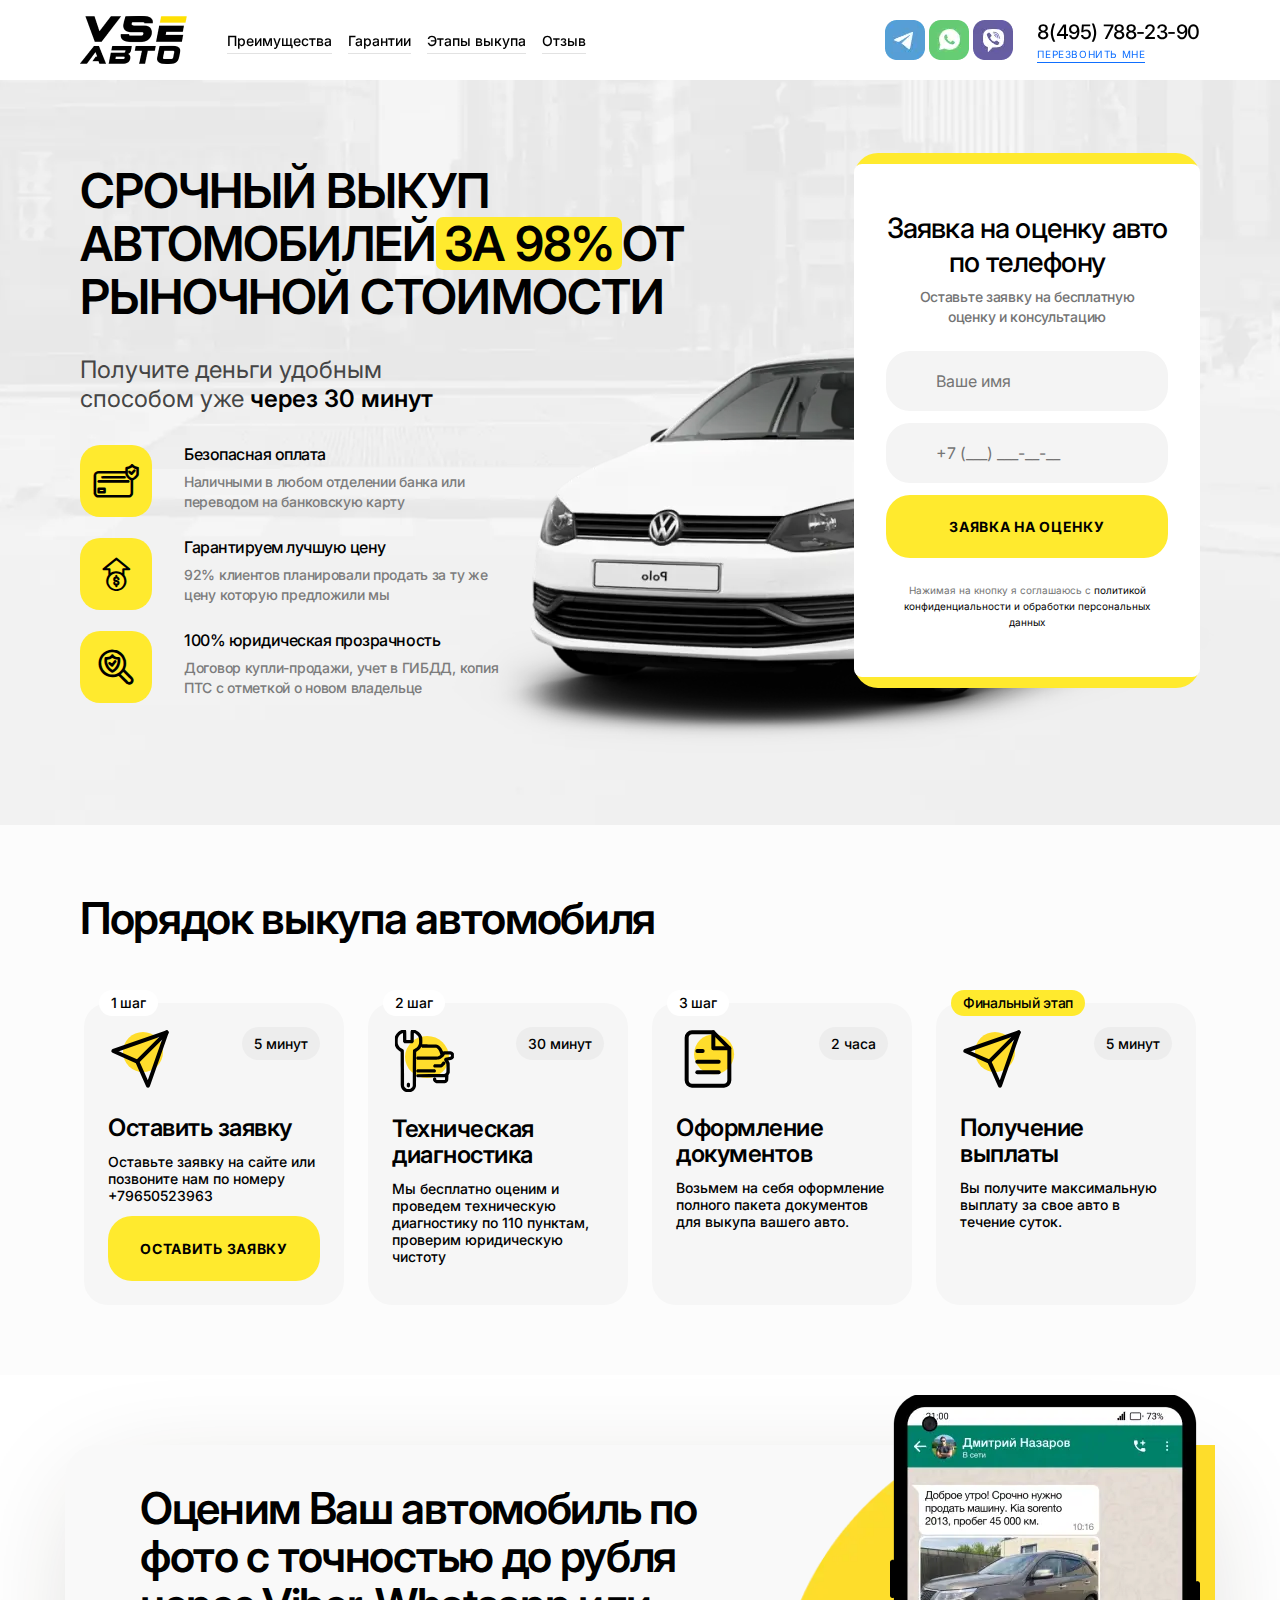
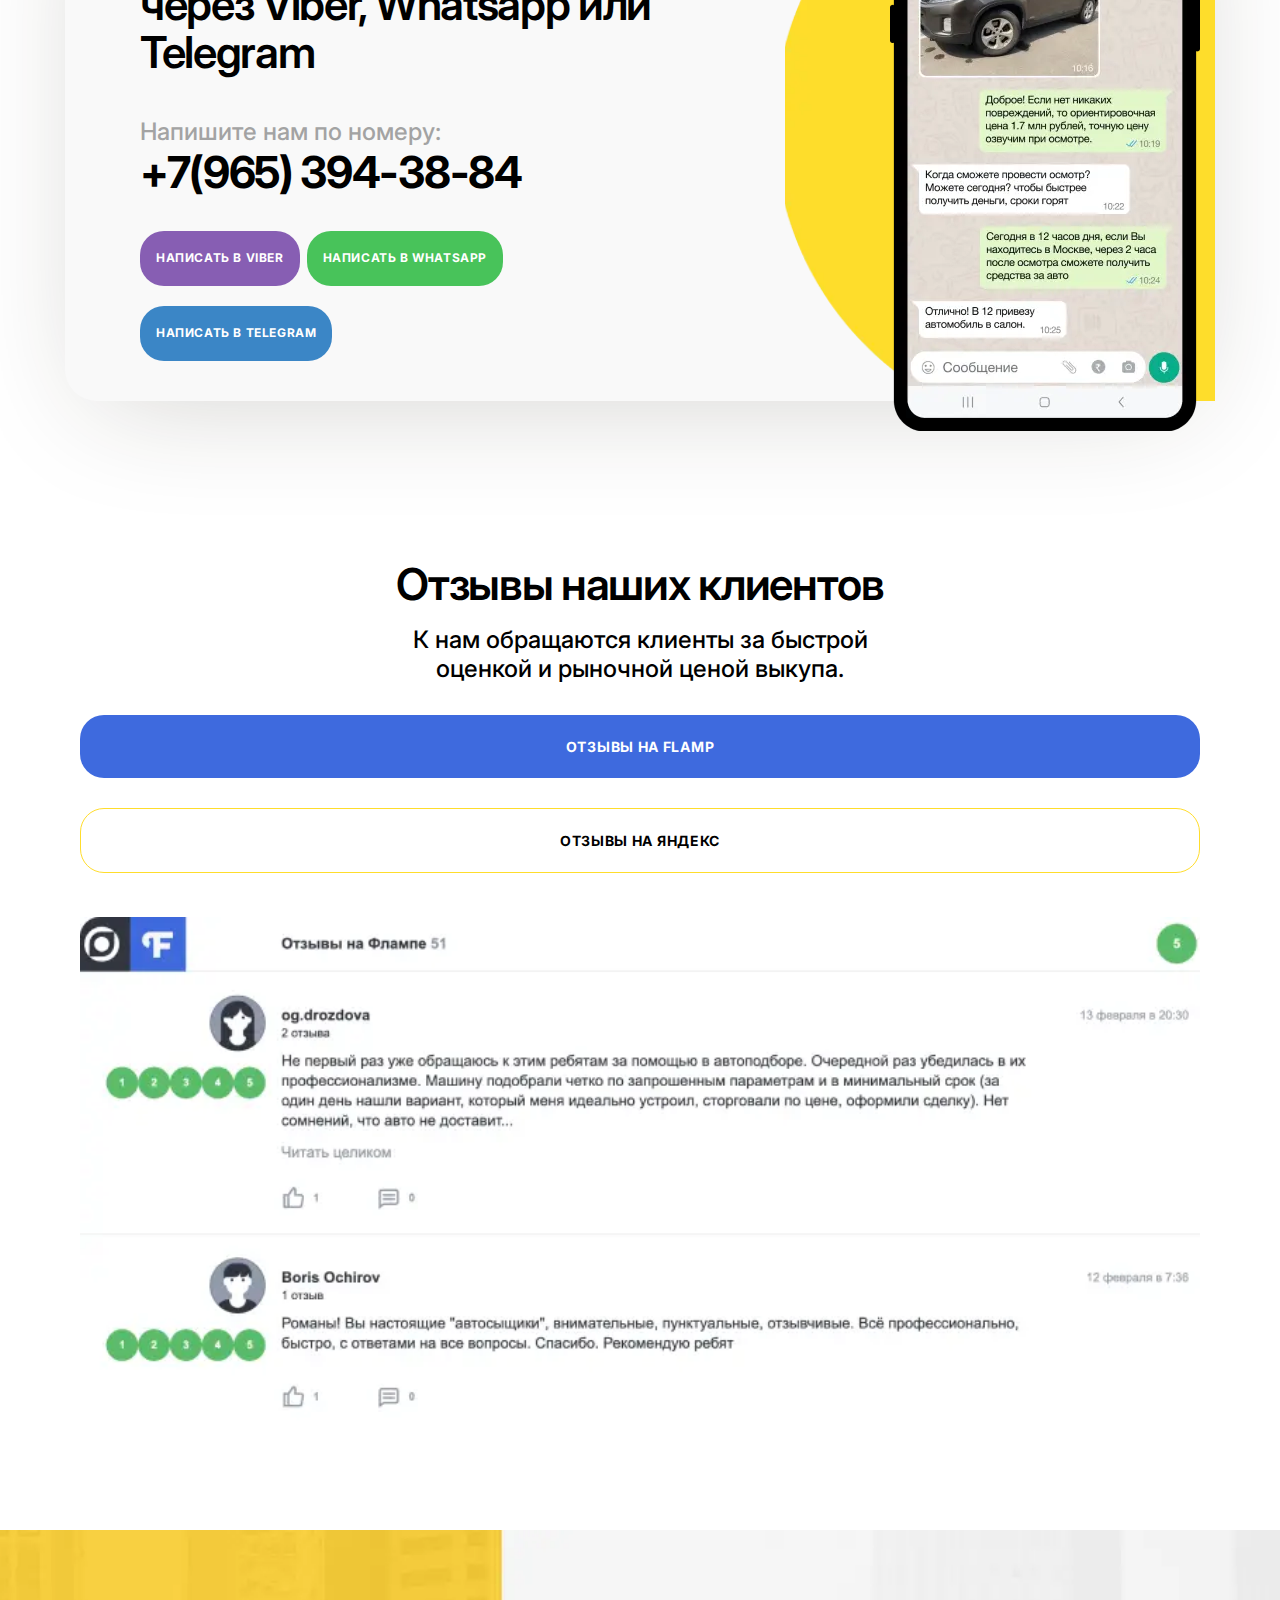
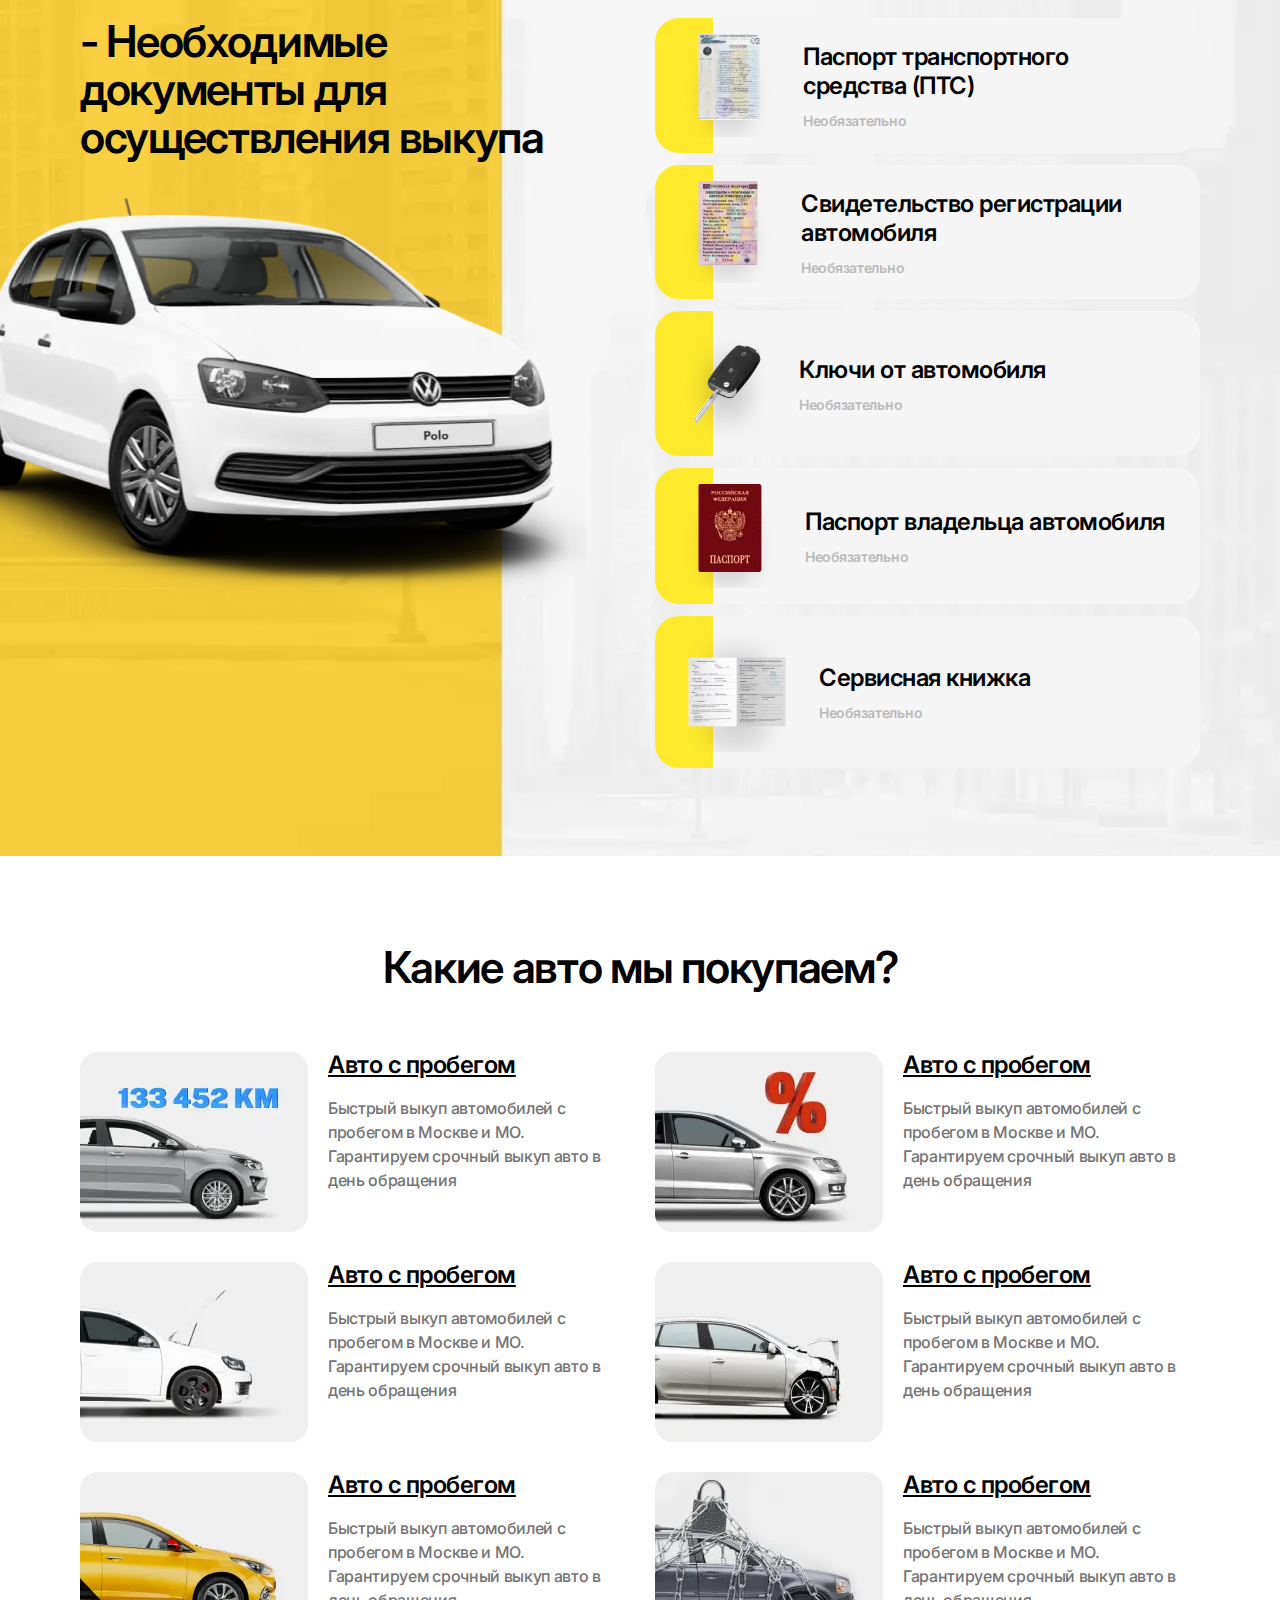
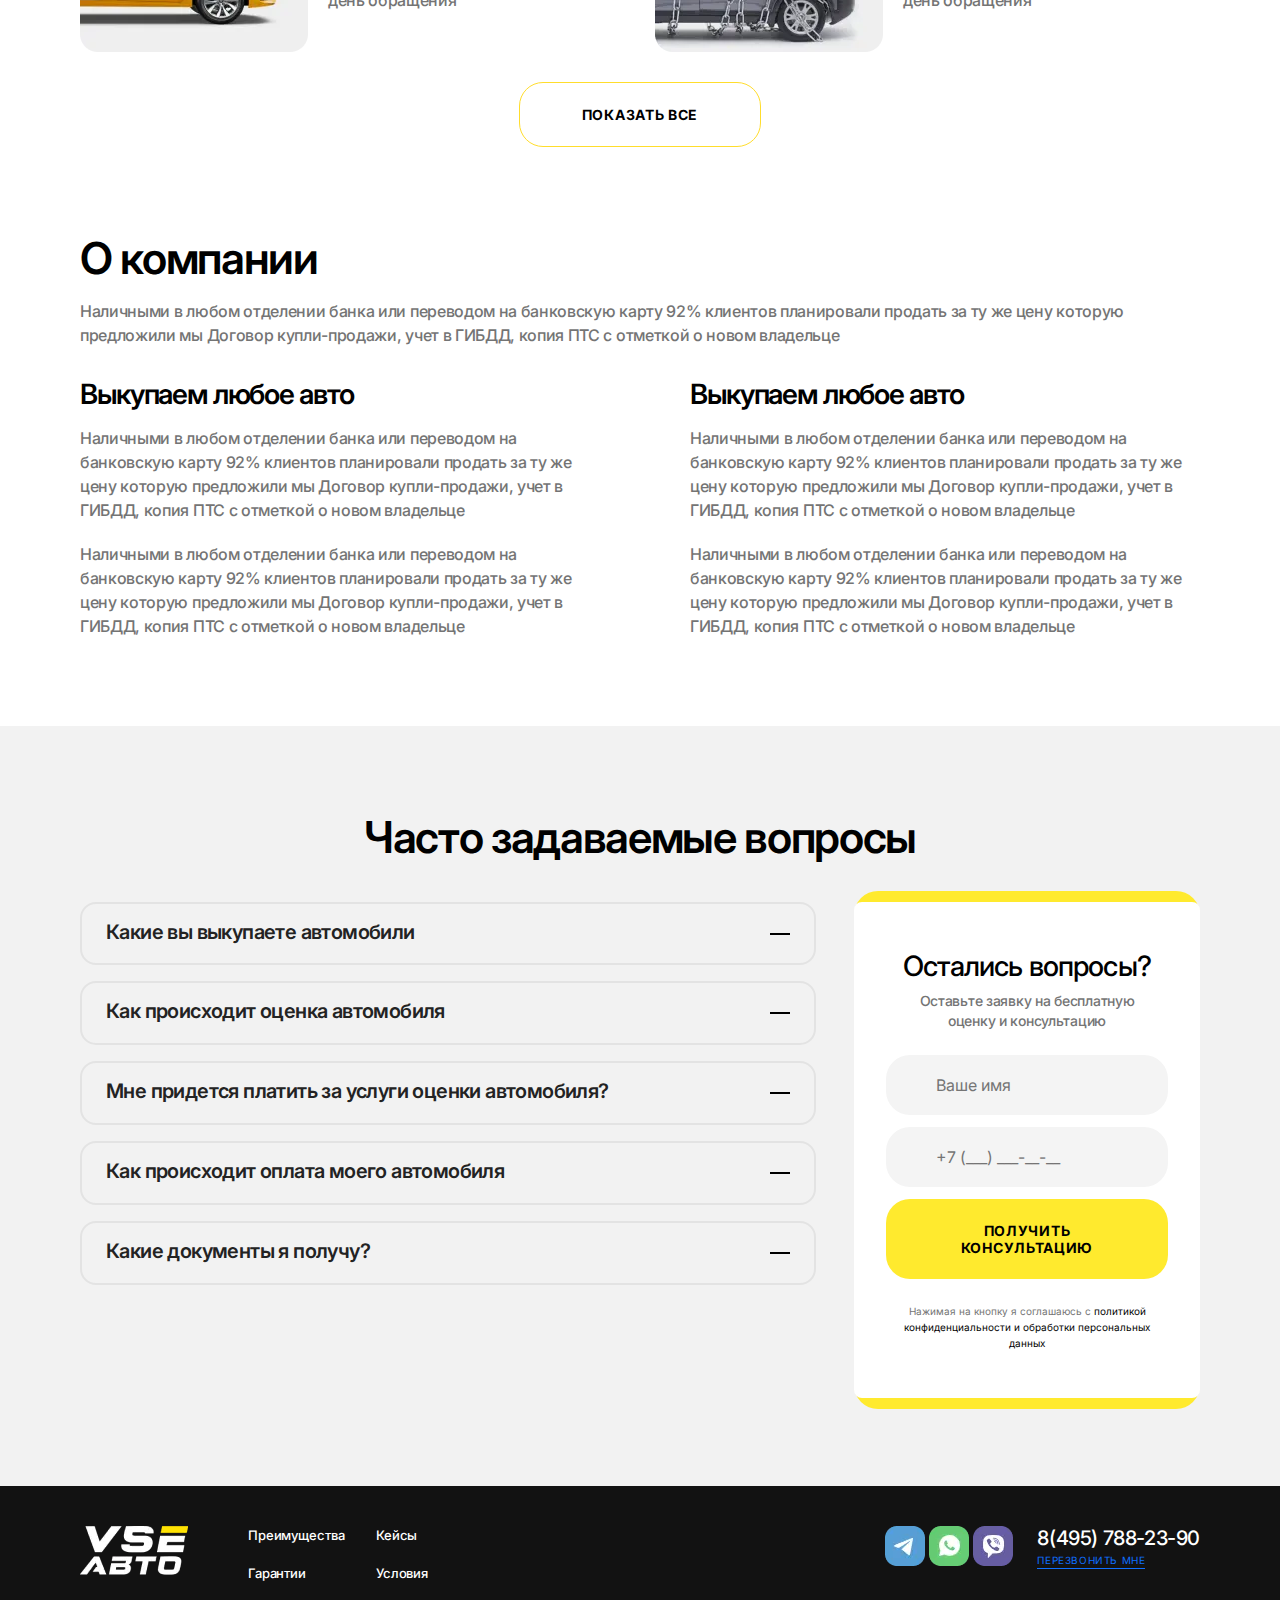
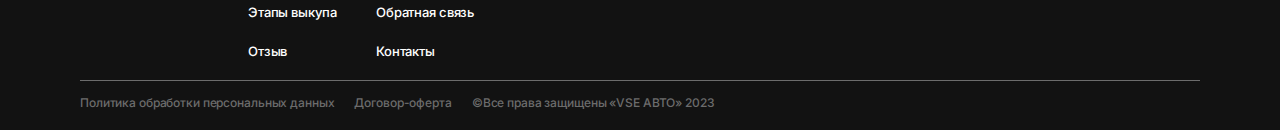
<file: docs/index.html>
<!DOCTYPE html>
<html lang="ru">

<head>
	<title>Главная</title>
	<meta charset="UTF-8">
	<meta name="format-detection" content="telephone=no">
	<!-- <style>body{opacity: 0;}</style> -->
	<link rel="stylesheet" href="css/style.min.css?_v=20230720222217">
	<link rel="shortcut icon" href="favicon.ico">
	<!-- <meta name="robots" content="noindex, nofollow"> -->
	<meta name="viewport" content="width=device-width, initial-scale=1.0">
</head>

<body>
	<div class="wrapper">
		<header class="header">
			<div class="header__container">
				<div class="header__column">
					<a href="index.html" class="header__logo">
						<picture><source srcset="img/header/logo.webp" type="image/webp"><img src="img/header/logo.png" alt="VSE авто" /></picture>
					</a>

					<div class="header__menu menu">
						<button type="button" class="menu__icon icon-menu"><span></span></button>
						<nav class="menu__body">
							<ul class="menu__list">
								<li class="menu__item">
									<a href="#!" class="menu__link">Преимущества</a>
								</li>
								<li class="menu__item"><a href="#!" class="menu__link">Гарантии</a></li>
								<li class="menu__item"><a href="#!" class="menu__link">Этапы выкупа</a></li>
								<li class="menu__item"><a href="#!" class="menu__link">Отзыв</a></li>
							</ul>
						</nav>
					</div>
				</div>

				<div class="header__contacts contacts-header">
					<div class="contacts-header__social">
						<a href="#!" class="contacts-header__link"><picture><source srcset="img/social/telegram.webp" type="image/webp"><img src="img/social/telegram.png" alt="telegram" /></picture></a>
						<a href="#!" class="contacts-header__link"><picture><source srcset="img/social/whatsapp.webp" type="image/webp"><img src="img/social/whatsapp.png" alt="whatsapp" /></picture></a>
						<a href="#!" class="contacts-header__link"><picture><source srcset="img/social/viber.webp" type="image/webp"><img src="img/social/viber.png" alt="viber" /></picture></a>
					</div>
					<div class="contacts-header__call contacts-call">
						<a href="tel:84957882390" class="contacts-call__phone">8(495) 788-23-90</a>
						<button data-popup="#popup" class="contacts-call__callback">ПЕРЕЗВОНИТЬ МНЕ</button>
					</div>
				</div>
			</div>
		</header>
		<div class="home">
			<div class="home__container">
				<div class="home__content content-home">
					<h1 class="content-home__title">СРОЧНЫЙ ВЫКУП АВТОМОБИЛЕЙ<span> ЗА 98% </span>ОТ РЫНОЧНОЙ СТОИМОСТИ</h1>
					<div class="content-home__text">Получите деньги удобным способом уже <span>через 30 минут</span></div>
					<div class="content-home__benefits benefits-home">
						<div class="benefits-home__item _icon-card">
							<div class="benefits-home__content">
								<h2 class="benefits-home__title">Безопасная оплата</h2>
								<div class="benefits-home__text">Наличными в любом отделении банка или переводом на банковскую карту</div>
							</div>
						</div>

						<div class="benefits-home__item _icon-best_price">
							<div class="benefits-home__content">
								<h2 class="benefits-home__title">Гарантируем лучшую цену</h2>
								<div class="benefits-home__text">92% клиентов планировали продать за ту же цену которую предложили мы</div>
							</div>
						</div>

						<div class="benefits-home__item _icon-security">
							<div class="benefits-home__content">
								<h2 class="benefits-home__title">100% юридическая прозрачность</h2>
								<div class="benefits-home__text">
									Договор купли-продажи, учет в ГИБДД, копия ПТС с отметкой о новом владельце
								</div>
							</div>
						</div>
					</div>
				</div>
				<div class="home__form form-home">
					<div class="form-home__inner">
						<h2 class="form-home__title">Заявка на оценку авто по телефону</h2>
						<div class="form-home__text">Оставьте заявку на бесплатную оценку и консультацию</div>
						<form class="form-home__form form">
							<label>
								<input autocomplete="off" type="text" name="form[]" data-error="Ошибка" placeholder="Ваше имя" class="form__input form__input-name" /></label>
							<label>
								<input autocomplete="off" type="tel" name="form[]" data-error="Ошибка" placeholder="+7 (___) ___-__-__" class="form__input form__input-phone" /></label>
							<button type="submit" class="button form__btn">ЗАЯВКА НА ОЦЕНКУ</button>
							<div class="form__text">
								Нажимая на кнопку я соглашаюсь с
								<a href="#!">политикой конфиденциальности и обработки персональных данных</a>
							</div>
						</form>
					</div>
				</div>
			</div>
		</div>


		<main class="page">
			<section class="page__order">
				<div class="order">
					<div class="order__container">
						<h2 class="order__title title">Порядок выкупа автомобиля</h2>

						<div class="order__items">
							<article class="order__item item-order">
								<div class="item-order__top">
									<img src="img/order/send.svg" alt="" />

									<div class="item-order__time">5 минут</div>
								</div>

								<h3 class="item-order__title">Оставить заявку</h3>

								<p class="item-order__text">Оставьте заявку на сайте или позвоните нам по номеру +79650523963</p>

								<button type="submit" class="button item-order__button">ОСТАВИТЬ ЗАЯВКУ</button>
							</article>

							<article class="order__item item-order">
								<div class="item-order__top">
									<img src="img/order/service.svg" alt="" />

									<div class="item-order__time">30 минут</div>
								</div>

								<h3 class="item-order__title">Техническая диагностика</h3>

								<p class="item-order__text">
									Мы бесплатно оценим и проведем техническую диагностику по 110 пунктам, проверим юридическую чистоту
								</p>
							</article>

							<article class="order__item item-order">
								<div class="item-order__top">
									<img src="img/order/docs.svg" alt="" />

									<div class="item-order__time">2 часа</div>
								</div>

								<h3 class="item-order__title">Оформление документов</h3>

								<p class="item-order__text">Возьмем на себя оформление полного пакета документов для выкупа вашего авто.</p>
							</article>

							<article class="order__item item-order">
								<div class="item-order__top">
									<img src="img/order/send.svg" alt="" />

									<div class="item-order__time">5 минут</div>
								</div>

								<h3 class="item-order__title">Получение выплаты</h3>

								<p class="item-order__text">Вы получите максимальную выплату за свое авто в течение суток.</p>
							</article>
						</div>
					</div>
				</div>
			</section>

			<section class="page__cta">
				<div class="cta">
					<div class="cta__container">
						<div class="cta__content cta-content">
							<h2 class="cta-content__title title">
								Оценим Ваш автомобиль по фото с точностью до рубля через Viber, Whatsapp или Telegram
							</h2>

							<div class="cta-content__contacts">
								<div class="cta-content__text">Напишите нам по номеру:</div>
								<a class="cta-content__link" href="79653943884">+7(965) 394-38-84</a>
							</div>

							<div class="cta-content__social">
								<a href="#!" class="cta-content__btn button">НАПИСАТЬ В VIBER</a>
								<a href="#!" class="cta-content__btn button">НАПИСАТЬ В WHATSAPP</a>
								<a href="#!" class="cta-content__btn button">НАПИСАТЬ В TELEGRAM</a>
							</div>
						</div>
						<div class="cta__img-wrapper">
							<div class="cta__image-ibg">
								<picture><source srcset="img/cta/phone.webp" type="image/webp"><img src="img/cta/phone.png" alt="phone" /></picture>
							</div>
						</div>
					</div>
				</div>
			</section>

			<section class="page__review">
				<div class="review">
					<div class="review__container">
						<h2 class="review__title title">Отзывы наших клиентов</h2>
						<h3 class="review__subtitle">К нам обращаются клиенты за быстрой оценкой и рыночной ценой выкупа.</h3>

						<div class="review__buttons">
							<button type="button" class="button button--blue">ОТЗЫВЫ НА FLAMP</button>
							<button type="button" class="button button--white">ОТЗЫВЫ НА ЯНДЕКС</button>
						</div>

						<div class="review__image-ibg">
							<picture><source srcset="img/review/screenshot.webp" type="image/webp"><img src="img/review/screenshot.jpg" alt="" /></picture>
						</div>
					</div>
				</div>
			</section>

			<section class="page__docs">
				<div class="docs">
					<div class="docs__container">
						<div class="docs__info">
							<h2 class="docs__title title">- Необходимые документы для осуществления выкупа</h2>

							<div class="docs__img-wrapper">
								<div class="docs__image-ibg">
									<picture><source srcset="img/docs/car.webp" type="image/webp"><img aria-hidden="true" src="img/docs/car.png" alt="" /></picture>
								</div>
							</div>
						</div>

						<div class="docs__content content-docs">
							<article class="content-docs__item">
								<picture><source srcset="img/docs/image_01.webp" type="image/webp"><img class="content-docs__img" src="img/docs/image_01.png" alt="" /></picture>

								<div class="content-docs__info">
									<h3 class="content-docs__title">Паспорт транспортного средства (ПТС)</h3>
									<p class="content-docs__text">Необязательно</p>
								</div>
							</article>

							<article class="content-docs__item">
								<picture><source srcset="img/docs/image_02.webp" type="image/webp"><img class="content-docs__img" src="img/docs/image_02.png" alt="" /></picture>

								<div class="content-docs__info">
									<h3 class="content-docs__title">Свидетельство регистрации автомобиля</h3>
									<p class="content-docs__text">Необязательно</p>
								</div>
							</article>

							<article class="content-docs__item">
								<picture><source srcset="img/docs/image_03.webp" type="image/webp"><img class="content-docs__img" src="img/docs/image_03.png" alt="" /></picture>

								<div class="content-docs__info">
									<h3 class="content-docs__title">Ключи от автомобиля</h3>
									<p class="content-docs__text">Необязательно</p>
								</div>
							</article>

							<article class="content-docs__item">
								<picture><source srcset="img/docs/image_04.webp" type="image/webp"><img class="content-docs__img" src="img/docs/image_04.png" alt="" /></picture>

								<div class="content-docs__info">
									<h3 class="content-docs__title">Паспорт владельца автомобиля</h3>
									<p class="content-docs__text">Необязательно</p>
								</div>
							</article>

							<article class="content-docs__item">
								<picture><source srcset="img/docs/image_05.webp" type="image/webp"><img class="content-docs__img" src="img/docs/image_05.png" alt="" /></picture>

								<div class="content-docs__info">
									<h3 class="content-docs__title">Сервисная книжка</h3>
									<p class="content-docs__text">Необязательно</p>
								</div>
							</article>
						</div>
					</div>
				</div>
			</section>

			<section class="page__choice">
				<div class="choice">
					<div class="choice__container">
						<h2 class="choice__title title">Какие авто мы покупаем?</h2>

						<div class="choice__items">
							<article class="choice__item item-choice">
								<div class="item-choice__img-wrapper">
									<div class="item-choice__image-ibg">
										<picture><source srcset="img/choice/im_01.webp" type="image/webp"><img src="img/choice/im_01.png" alt="" /></picture>
									</div>
								</div>

								<div class="item-choice__content">
									<h3 class="item-choice__title">Авто с пробегом</h3>
									<p class="item-choice__text">
										Быстрый выкуп автомобилей с пробегом в Москве и МО. Гарантируем срочный выкуп авто в день обращения
									</p>
								</div>
							</article>

							<article class="choice__item item-choice">
								<div class="item-choice__img-wrapper">
									<div class="item-choice__image-ibg">
										<picture><source srcset="img/choice/im_02.webp" type="image/webp"><img src="img/choice/im_02.png" alt="" /></picture>
									</div>
								</div>
								<div class="item-choice__content">
									<h3 class="item-choice__title">Авто с пробегом</h3>
									<p class="item-choice__text">
										Быстрый выкуп автомобилей с пробегом в Москве и МО. Гарантируем срочный выкуп авто в день обращения
									</p>
								</div>
							</article>

							<article class="choice__item item-choice">
								<div class="item-choice__img-wrapper">
									<div class="item-choice__image-ibg">
										<picture><source srcset="img/choice/im_03.webp" type="image/webp"><img src="img/choice/im_03.png" alt="" /></picture>
									</div>
								</div>
								<div class="item-choice__content">
									<h3 class="item-choice__title">Авто с пробегом</h3>
									<p class="item-choice__text">
										Быстрый выкуп автомобилей с пробегом в Москве и МО. Гарантируем срочный выкуп авто в день обращения
									</p>
								</div>
							</article>

							<article class="choice__item item-choice">
								<div class="item-choice__img-wrapper">
									<div class="item-choice__image-ibg">
										<picture><source srcset="img/choice/im_04.webp" type="image/webp"><img src="img/choice/im_04.png" alt="" /></picture>
									</div>
								</div>
								<div class="item-choice__content">
									<h3 class="item-choice__title">Авто с пробегом</h3>
									<p class="item-choice__text">
										Быстрый выкуп автомобилей с пробегом в Москве и МО. Гарантируем срочный выкуп авто в день обращения
									</p>
								</div>
							</article>

							<article class="choice__item item-choice">
								<div class="item-choice__img-wrapper">
									<div class="item-choice__image-ibg">
										<picture><source srcset="img/choice/im_05.webp" type="image/webp"><img src="img/choice/im_05.png" alt="" /></picture>
									</div>
								</div>
								<div class="item-choice__content">
									<h3 class="item-choice__title">Авто с пробегом</h3>
									<p class="item-choice__text">
										Быстрый выкуп автомобилей с пробегом в Москве и МО. Гарантируем срочный выкуп авто в день обращения
									</p>
								</div>
							</article>

							<article class="choice__item item-choice">
								<div class="item-choice__img-wrapper">
									<div class="item-choice__image-ibg">
										<picture><source srcset="img/choice/im_06.webp" type="image/webp"><img src="img/choice/im_06.png" alt="" /></picture>
									</div>
								</div>
								<div class="item-choice__content">
									<h3 class="item-choice__title">Авто с пробегом</h3>
									<p class="item-choice__text">
										Быстрый выкуп автомобилей с пробегом в Москве и МО. Гарантируем срочный выкуп авто в день обращения
									</p>
								</div>
							</article>
						</div>

						<button type="button" class="button button--white">ПОКАЗАТЬ ВСЕ</button>
					</div>
				</div>
			</section>

			<section class="page__about">
				<div class="about">
					<div class="about__container">
						<div class="about__top">
							<h2 class="about__title title">О компании</h2>
							<div class="about__text">
								Наличными в любом отделении банка или переводом на банковскую карту 92% клиентов планировали продать за ту же
								цену которую предложили мы Договор купли-продажи, учет в ГИБДД, копия ПТС с отметкой о новом владельце
							</div>
						</div>

						<div class="about__content">
							<h3 class="about__title title">Выкупаем любое авто</h3>
							<div class="about__text">
								<p>
									Наличными в любом отделении банка или переводом на банковскую карту 92% клиентов планировали продать за ту же
									цену которую предложили мы Договор купли-продажи, учет в ГИБДД, копия ПТС с отметкой о новом владельце
								</p>
								<p>
									Наличными в любом отделении банка или переводом на банковскую карту 92% клиентов планировали продать за ту же
									цену которую предложили мы Договор купли-продажи, учет в ГИБДД, копия ПТС с отметкой о новом владельце
								</p>
							</div>
						</div>

						<div class="about__content">
							<h3 class="about__title title">Выкупаем любое авто</h3>
							<div class="about__text">
								<p>
									Наличными в любом отделении банка или переводом на банковскую карту 92% клиентов планировали продать за ту же
									цену которую предложили мы Договор купли-продажи, учет в ГИБДД, копия ПТС с отметкой о новом владельце
								</p>
								<p>
									Наличными в любом отделении банка или переводом на банковскую карту 92% клиентов планировали продать за ту же
									цену которую предложили мы Договор купли-продажи, учет в ГИБДД, копия ПТС с отметкой о новом владельце
								</p>
							</div>
						</div>
					</div>
				</div>
			</section>

			<section class="page__about">
				<div class="faq">
					<div class="faq__container">
						<h2 class="faq__title title">Часто задаваемые вопросы</h2>
						<div class="faq__content">
							<div class="faq__spollers">
								<div data-spollers data-one-spoller class="spollers">
									<div class="spollers__item">
										<button type="button" data-spoller class="spollers__title">Какие вы выкупаете автомобили</button>
										<div class="spollers__body">
											Быстрый выкуп автомобилей с пробегом в Москве и МО. Гарантируем срочный выкуп авто в день обращения.
											Срочный выкуп кредитных автомобилей с ПТС и без, с пробегом и битых дорого за наличные в день обращения.
											Выкуп аварийных автомобилей в Москве и МО. Гарантируем срочный выкуп авто после аварии в день обращения по
											выгодной цене.
										</div>
									</div>

									<div class="spollers__item">
										<button type="button" data-spoller class="spollers__title">Как происходит оценка автомобиля</button>
										<div class="spollers__body">
											Быстрый выкуп автомобилей с пробегом в Москве и МО. Гарантируем срочный выкуп авто в день обращения.
											Срочный выкуп кредитных автомобилей с ПТС и без, с пробегом и битых дорого за наличные в день обращения.
											Выкуп аварийных автомобилей в Москве и МО. Гарантируем срочный выкуп авто после аварии в день обращения по
											выгодной цене.
										</div>
									</div>

									<div class="spollers__item">
										<button type="button" data-spoller class="spollers__title">
											Мне придется платить за услуги оценки автомобиля?
										</button>
										<div class="spollers__body">
											Быстрый выкуп автомобилей с пробегом в Москве и МО. Гарантируем срочный выкуп авто в день обращения.
											Срочный выкуп кредитных автомобилей с ПТС и без, с пробегом и битых дорого за наличные в день обращения.
											Выкуп аварийных автомобилей в Москве и МО. Гарантируем срочный выкуп авто после аварии в день обращения по
											выгодной цене.
										</div>
									</div>

									<div class="spollers__item">
										<button type="button" data-spoller class="spollers__title">Как происходит оплата моего автомобиля</button>
										<div class="spollers__body">
											Быстрый выкуп автомобилей с пробегом в Москве и МО. Гарантируем срочный выкуп авто в день обращения.
											Срочный выкуп кредитных автомобилей с ПТС и без, с пробегом и битых дорого за наличные в день обращения.
											Выкуп аварийных автомобилей в Москве и МО. Гарантируем срочный выкуп авто после аварии в день обращения по
											выгодной цене.
										</div>
									</div>

									<div class="spollers__item">
										<button type="button" data-spoller class="spollers__title">Какие документы я получу?</button>
										<div class="spollers__body">
											Быстрый выкуп автомобилей с пробегом в Москве и МО. Гарантируем срочный выкуп авто в день обращения.
											Срочный выкуп кредитных автомобилей с ПТС и без, с пробегом и битых дорого за наличные в день обращения.
											Выкуп аварийных автомобилей в Москве и МО. Гарантируем срочный выкуп авто после аварии в день обращения по
											выгодной цене.
										</div>
									</div>
								</div>
							</div>
							<div class="faq__form form-home">
								<div class="form-home__inner">
									<h2 class="form-home__title">Остались вопросы?</h2>
									<div class="form-home__text">Оставьте заявку на бесплатную оценку и консультацию</div>
									<form class="form-home__form form">
										<label>
											<input autocomplete="off" type="text" name="form[]" data-error="Ошибка" placeholder="Ваше имя" class="form__input form__input-name" /></label>
										<label>
											<input autocomplete="off" type="tel" name="form[]" data-error="Ошибка" placeholder="+7 (___) ___-__-__" class="form__input form__input-phone" /></label>
										<button type="submit" class="button form__btn">ПОЛУЧИТЬ КОНСУЛЬТАЦИЮ</button>
										<div class="form__text">
											Нажимая на кнопку я соглашаюсь с
											<a href="#!">политикой конфиденциальности и обработки персональных данных</a>
										</div>
									</form>
								</div>
							</div>
						</div>
					</div>
				</div>
			</section>
		</main>
		<footer class="footer">
			<div class="footer__container">
				<div class="footer__top">
					<nav class="footer__nav">
						<a href="index.html" class="footer__logo">
							<picture><source srcset="img/footer/logo_dark.webp" type="image/webp"><img src="img/footer/logo_dark.png" alt="logo" /></picture>
						</a>
						<ul class="footer__list">
							<li class="footer__item"><a href="#!" class="footer__link">Преимущества</a></li>
							<li class="footer__item"><a href="#!" class="footer__link">Гарантии</a></li>
							<li class="footer__item"><a href="#!" class="footer__link">Этапы выкупа</a></li>
							<li class="footer__item"><a href="#!" class="footer__link">Отзыв</a></li>
						</ul>

						<ul class="footer__list">
							<li class="footer__item"><a href="#!" class="footer__link">Кейсы</a></li>
							<li class="footer__item"><a href="#!" class="footer__link">Условия</a></li>
							<li class="footer__item"><a href="#!" class="footer__link">Обратная связь</a></li>
							<li class="footer__item"><a href="#!" class="footer__link">Контакты</a></li>
						</ul>
					</nav>

					<div class="footer__contacts contacts-footer">
						<div class="contacts-footer__social">
							<a href="#!" class="contacts-footer__link"><picture><source srcset="img/social/telegram.webp" type="image/webp"><img src="img/social/telegram.png" alt="telegram" /></picture></a>
							<a href="#!" class="contacts-footer__link"><picture><source srcset="img/social/whatsapp.webp" type="image/webp"><img src="img/social/whatsapp.png" alt="whatsapp" /></picture></a>
							<a href="#!" class="contacts-footer__link"><picture><source srcset="img/social/viber.webp" type="image/webp"><img src="img/social/viber.png" alt="viber" /></picture></a>
						</div>
						<div class="contacts-footer__call contacts-call">
							<a href="tel:84957882390" class="contacts-call__phone">8(495) 788-23-90</a>
							<button data-popup="#popup" class="contacts-call__callback">ПЕРЕЗВОНИТЬ МНЕ</button>
						</div>
					</div>
				</div>

				<div class="footer__bottom">
					<span class="footer__bottom-item">Политика обработки персональных данных</span>
					<span class="footer__bottom-item">Договор-оферта</span>
					<span class="footer__bottom-item">©Все права защищены «VSE АВТО» 2023</span>
				</div>
			</div>
		</footer>

	</div>
	<div id="popup" aria-hidden="true" class="popup">
		<div class="popup__wrapper">
			<div class="popup__content">
				<button data-close type="button" class="popup__close">Закрыть</button>
				<div class="popup__text">Text</div>
			</div>
		</div>
	</div>

	<div id="popup" aria-hidden="true" class="popup">
		<div class="popup__wrapper">
			<div class="popup__content">
				<button data-close type="button" class="popup__close">Закрыть</button>
				<div class="popup__text">Text</div>
			</div>
		</div>
	</div>
	<script src="js/app.min.js?_v=20230720222217"></script>
</body>

</html>
</file>
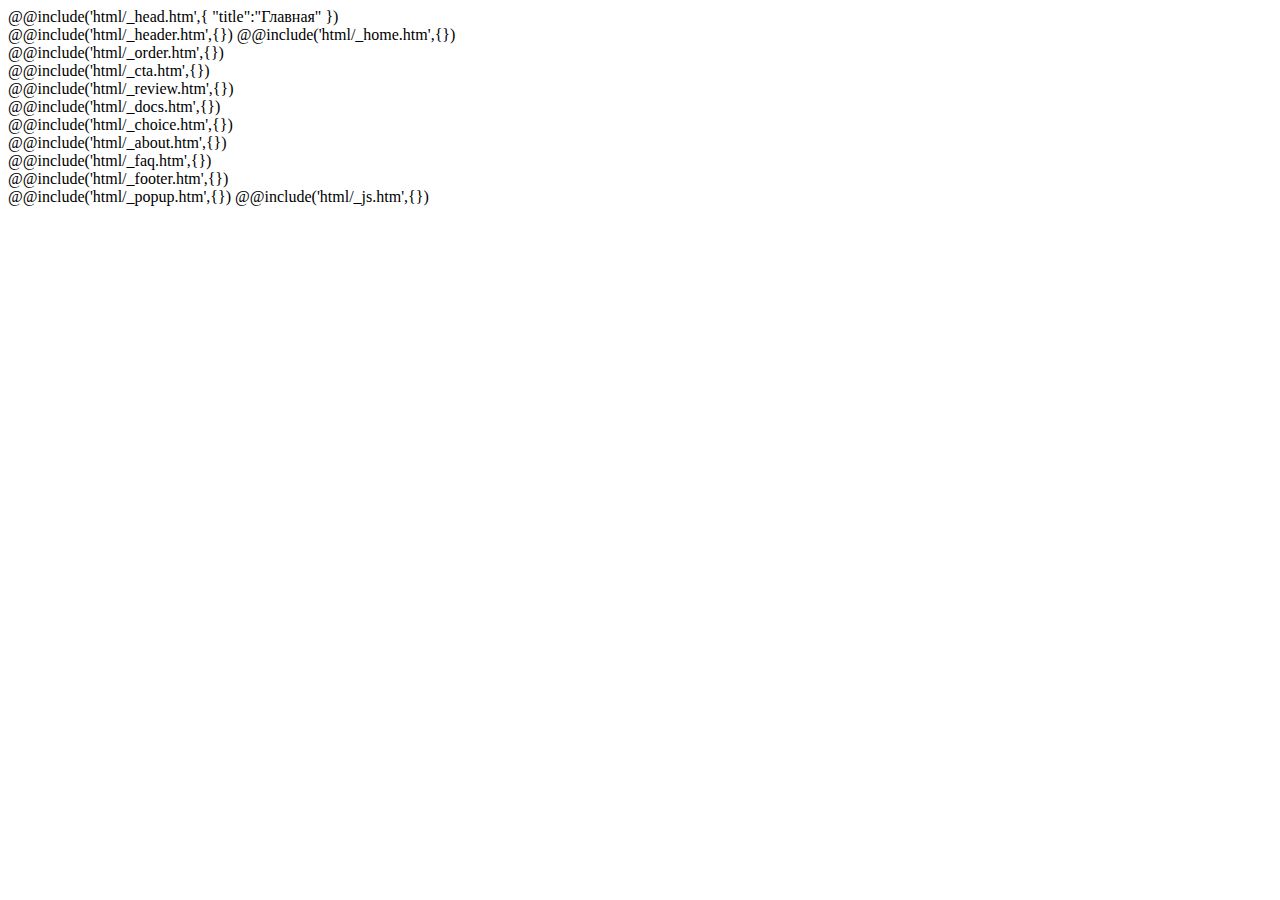
<file: src/index.html>
<!DOCTYPE html>
<html lang="ru">
  @@include('html/_head.htm',{ "title":"Главная" })
  <body>
    <div class="wrapper">
      @@include('html/_header.htm',{}) @@include('html/_home.htm',{})

      <main class="page">
        <section class="page__order">@@include('html/_order.htm',{})</section>

        <section class="page__cta">@@include('html/_cta.htm',{})</section>

        <section class="page__review">@@include('html/_review.htm',{})</section>

        <section class="page__docs">@@include('html/_docs.htm',{})</section>

        <section class="page__choice">@@include('html/_choice.htm',{})</section>

        <section class="page__about">@@include('html/_about.htm',{})</section>

        <section class="page__about">@@include('html/_faq.htm',{})</section>
      </main>
      @@include('html/_footer.htm',{})
    </div>
    @@include('html/_popup.htm',{}) @@include('html/_js.htm',{})
  </body>
</html>
</file>
<file: docs/css/style.min.css>
@charset "UTF-8";@import url('https://fonts.googleapis.com/css2?family=Inter:wght@400; 500;600;700&display=swap');@font-face{font-family:icons;font-display:swap;src:url(../fonts/icons.woff2) format("woff2"),url(../fonts/icons.woff) format("woff");font-weight:400;font-style:normal}[class*=_icon-]:before{font-family:icons;font-style:normal;font-weight:400;font-variant:normal;text-transform:none;line-height:1;-webkit-font-smoothing:antialiased;-moz-osx-font-smoothing:grayscale}[class*=_icon-]:before{display:block}._icon-best_price:before{content:"\e900"}._icon-card:before{content:"\e901"}._icon-user:before{content:"\e904"}._icon-security:before{content:"\e903"}*{padding:0;margin:0;border:0}*,:after,:before{-webkit-box-sizing:border-box;box-sizing:border-box}body,html{height:100%;min-width:320px}body{color:#000;line-height:1;font-family:Inter;font-size:.875rem;-ms-text-size-adjust:100%;-moz-text-size-adjust:100%;-webkit-text-size-adjust:100%;-webkit-font-smoothing:antialiased;-moz-osx-font-smoothing:grayscale}button,input,textarea{font-family:Inter;font-size:inherit}button{cursor:pointer;color:inherit;background-color:inherit}a{color:inherit}a:link,a:visited{text-decoration:none}a:hover{text-decoration:none}ul li{list-style:none}img{vertical-align:top}h1,h2,h3,h4,h5,h6{font-weight:inherit;font-size:inherit}body{font-weight:500;line-height:1.2142857143}.lock body{overflow:hidden;-ms-touch-action:none;touch-action:none}.wrapper{min-height:100%;display:-webkit-box;display:-ms-flexbox;display:flex;-webkit-box-orient:vertical;-webkit-box-direction:normal;-ms-flex-direction:column;flex-direction:column;overflow:hidden}.wrapper>main{-webkit-box-flex:1;-ms-flex:1 1 auto;flex:1 1 auto}.wrapper>*{min-width:0}[class*=__container]{max-width:70rem;-webkit-box-sizing:content-box;box-sizing:content-box;margin:0 auto;padding:0 .9375rem}body::after{content:"";background-color:rgba(0,0,0,.5);position:fixed;width:100%;height:100%;top:0;left:0;opacity:0;-webkit-transition:opacity .8s ease 0s;-o-transition:opacity .8s ease 0s;transition:opacity .8s ease 0s;pointer-events:none;z-index:149}.popup-show body::after{opacity:1}.popup{position:fixed;top:0;left:0;bottom:0;right:0;padding:30px 10px;-webkit-transition:visibility .8s ease 0s;-o-transition:visibility .8s ease 0s;transition:visibility .8s ease 0s;visibility:hidden;pointer-events:none}.popup_show{z-index:150;visibility:visible;overflow:auto;pointer-events:auto}.popup_show .popup__content{visibility:visible;-webkit-transform:scale(1);-ms-transform:scale(1);transform:scale(1)}.popup__wrapper{display:-webkit-box;display:-ms-flexbox;display:flex;-webkit-box-orient:vertical;-webkit-box-direction:normal;-ms-flex-direction:column;flex-direction:column;-webkit-box-align:center;-ms-flex-align:center;align-items:center;min-height:100%;-webkit-box-flex:1;-ms-flex:1 1 auto;flex:1 1 auto;width:100%;display:flex;-webkit-box-pack:center;-ms-flex-pack:center;justify-content:center;align-items:center}.popup__content{visibility:hidden;-webkit-transform:scale(0);-ms-transform:scale(0);transform:scale(0);-webkit-transition:-webkit-transform .3s ease 0s;transition:-webkit-transform .3s ease 0s;-o-transition:transform .3s ease 0s;transition:transform .3s ease 0s;transition:transform .3s ease 0s,-webkit-transform .3s ease 0s;background-color:#eee;padding:20px;width:100%;max-width:900px;border-radius:20px}.lock .popup__content{visibility:visible}[class*=-ibg]{position:relative}[class*=-ibg] img{position:absolute;width:100%;height:100%;top:0;left:0;-o-object-fit:cover;object-fit:cover}[class*=-ibg_contain] img{-o-object-fit:contain;object-fit:contain}.title{font-weight:600;color:#000;line-height:109.523%;letter-spacing:-1.32px}@supports (font-size:clamp(1.875rem ,1.5376506024rem + 1.686746988vw ,2.75rem)){.title{font-size:clamp(1.875rem ,1.5376506024rem + 1.686746988vw ,2.75rem)}}@supports not (font-size:clamp(1.875rem ,1.5376506024rem + 1.686746988vw ,2.75rem)){.title{font-size:calc(1.875rem + .875 * (100vw - 20rem)/ 51.875)}}.button{font-weight:700;font-size:.875rem;letter-spacing:.05em;color:#000;text-transform:uppercase;padding:1.4375rem 0;background-color:#ffea2e;position:relative;-webkit-transition:background-color .3s ease 0s,top .2s ease 0s;-o-transition:background-color .3s ease 0s,top .2s ease 0s;transition:background-color .3s ease 0s,top .2s ease 0s;border-radius:1.5rem;top:0;-webkit-transition:top .1s ease-in;-o-transition:top .1s ease-in;transition:top .1s ease-in}@supports (padding-left:clamp(1.875rem ,1.1039156627rem + 3.8554216867vw ,3.875rem)){.button{padding-left:clamp(1.875rem ,1.1039156627rem + 3.8554216867vw ,3.875rem)}}@supports not (padding-left:clamp(1.875rem ,1.1039156627rem + 3.8554216867vw ,3.875rem)){.button{padding-left:calc(1.875rem + 2 * (100vw - 20rem)/ 51.875)}}@supports (padding-right:clamp(1.875rem ,1.1039156627rem + 3.8554216867vw ,3.875rem)){.button{padding-right:clamp(1.875rem ,1.1039156627rem + 3.8554216867vw ,3.875rem)}}@supports not (padding-right:clamp(1.875rem ,1.1039156627rem + 3.8554216867vw ,3.875rem)){.button{padding-right:calc(1.875rem + 2 * (100vw - 20rem)/ 51.875)}}.button:active{background-color:#fed781;top:.1875rem}.button--blue{background-color:#3e6ade;color:#fff}.button--blue:active{background-color:#fed781;top:.1875rem}.button--white{background-color:#fff;border:.0625rem solid #ffdd2c}.header{position:fixed;background-color:rgba(255,255,255,.986);width:100%;z-index:2}.header__container{padding-top:1rem;padding-bottom:1rem;display:-webkit-box;display:-ms-flexbox;display:flex;-webkit-box-align:center;-ms-flex-align:center;align-items:center}.header__column{display:-webkit-box;display:-ms-flexbox;display:flex;-webkit-box-align:center;-ms-flex-align:center;align-items:center;gap:2.5rem;-webkit-box-flex:1;-ms-flex:1 1 auto;flex:1 1 auto}.header__logo{cursor:pointer}.menu__list{display:-webkit-box;display:-ms-flexbox;display:flex;gap:1rem}.menu__link{position:relative}.menu__link::before{content:"";display:block;background:#e2e2e2;width:100%;height:1px;position:absolute;bottom:-.3125rem;left:0}.menu-open .menu__link::before{display:none}.menu-open .spollers__body,.menu-open .spollers__title::before{display:none}.links-list{position:relative}.no-webp .links-list::before{background:url(../img/header/Pol.png) no-repeat}.links-list::before{content:"";position:absolute;display:block;top:-10px;left:50%;width:1.1875rem;height:1.1875rem;-webkit-transform:translateX(-50%);-ms-transform:translateX(-50%);transform:translateX(-50%)}.links-list__item{display:block;padding:.5rem;background-color:#fff;border-radius:.4375rem;-webkit-transition:background-color .2s ease 0s;-o-transition:background-color .2s ease 0s;transition:background-color .2s ease 0s;position:relative;z-index:1;-webkit-transform:translate3d();transform:translate3d()}.links-list__item:hover{background-color:#f2f2f2}.contacts-header{display:-webkit-box;display:-ms-flexbox;display:flex;gap:1.5rem}.contacts-call{display:-webkit-box;display:-ms-flexbox;display:flex;-webkit-box-orient:vertical;-webkit-box-direction:normal;-ms-flex-direction:column;flex-direction:column;-webkit-box-align:start;-ms-flex-align:start;align-items:start;gap:.25rem}.contacts-call__phone{font-size:1.25rem;line-height:1.2;letter-spacing:-.02em}.contacts-call__callback{font-size:10px;line-height:12px;letter-spacing:.06em;color:#0f6fff;text-transform:uppercase;position:relative}.contacts-call__callback::before{content:"";display:block;width:100%;height:1px;background-color:#0f6fff;bottom:-3px;left:0;position:absolute}.icon-menu{display:none}.footer{background-color:#121212;padding-top:2.5rem;padding-bottom:1.25rem;color:#fff}.footer__top{display:-webkit-box;display:-ms-flexbox;display:flex;-ms-flex-wrap:wrap;flex-wrap:wrap;-webkit-box-pack:justify;-ms-flex-pack:justify;justify-content:space-between;gap:2.5rem;margin-bottom:1.25rem}.footer__nav{-webkit-box-flex:0;-ms-flex:0 1 25rem;flex:0 1 25rem;display:-webkit-box;display:-ms-flexbox;display:flex;-ms-flex-wrap:wrap;flex-wrap:wrap}.footer__logo{-webkit-box-flex:0;-ms-flex:0 0 6.75rem;flex:0 0 6.75rem}@supports (margin-right:clamp(1.25rem ,0.2861445783rem + 4.8192771084vw ,3.75rem)){.footer__logo{margin-right:clamp(1.25rem ,.2861445783rem + 4.8192771084vw ,3.75rem)}}@supports not (margin-right:clamp(1.25rem ,0.2861445783rem + 4.8192771084vw ,3.75rem)){.footer__logo{margin-right:calc(1.25rem + 2.5 * (100vw - 20rem)/ 51.875)}}.footer__list{-webkit-box-flex:1;-ms-flex:1 1 5.625rem;flex:1 1 5.625rem}.footer__list:not(:last-child){margin-right:1.5rem}.footer__item:not(:last-child){margin-bottom:1.3125rem}.footer__link{font-size:.8125rem;font-weight:500;color:#fff;letter-spacing:-.008125rem}.footer__bottom{display:-webkit-box;display:-ms-flexbox;display:flex;gap:1.25rem;-ms-flex-wrap:wrap;flex-wrap:wrap;border-top:.0625rem solid #6c6c6c;padding-top:.9375rem}.footer__bottom-item{font-size:.75rem;font-weight:500;letter-spacing:-.0075rem;color:#6c6c6c}.contacts-footer{display:-webkit-box;display:-ms-flexbox;display:flex;gap:1.5rem}.contacts-call{display:-webkit-box;display:-ms-flexbox;display:flex;-webkit-box-orient:vertical;-webkit-box-direction:normal;-ms-flex-direction:column;flex-direction:column;-webkit-box-align:start;-ms-flex-align:start;align-items:start;gap:.25rem}.contacts-call__phone{line-height:1.2;letter-spacing:-.02em}@supports (font-size:clamp(1rem ,0.9036144578rem + 0.4819277108vw ,1.25rem)){.contacts-call__phone{font-size:clamp(1rem ,.9036144578rem + .4819277108vw ,1.25rem)}}@supports not (font-size:clamp(1rem ,0.9036144578rem + 0.4819277108vw ,1.25rem)){.contacts-call__phone{font-size:calc(1rem + .25 * (100vw - 20rem)/ 51.875)}}.contacts-call__callback{font-size:10px;line-height:12px;letter-spacing:.06em;color:#0f6fff;text-transform:uppercase;position:relative}.contacts-call__callback::before{content:"";display:block;width:100%;height:1px;background-color:#0f6fff;bottom:-3px;left:0;position:absolute}.no-webp .home{background:url(../img/home/bg-img.png) center/cover no-repeat}@supports (padding-bottom:clamp(1.875rem ,-0.3418674699rem + 11.0843373494vw ,7.625rem)){.home{padding-bottom:clamp(1.875rem ,-.3418674699rem + 11.0843373494vw ,7.625rem)}}@supports not (padding-bottom:clamp(1.875rem ,-0.3418674699rem + 11.0843373494vw ,7.625rem)){.home{padding-bottom:calc(1.875rem + 5.75 * (100vw - 20rem)/ 51.875)}}.home__container{display:-ms-grid;display:grid;-ms-grid-columns:minmax(290px,1fr) 21.625rem;grid-template-columns:minmax(290px,1fr) 21.625rem;-ms-grid-rows:auto;grid-template-rows:auto;row-gap:2.5rem;position:relative;z-index:1}@supports (padding-top:clamp(4rem ,3.9945604874rem + 8.7032201915vw ,10.25rem)){.home__container{padding-top:clamp(4rem ,3.9945604874rem + 8.7032201915vw ,10.25rem)}}@supports not (padding-top:clamp(4rem ,3.9945604874rem + 8.7032201915vw ,10.25rem)){.home__container{padding-top:calc(4rem + 6.25 * (100vw - .0625rem)/ 71.8125)}}@supports ((-moz-column-gap:clamp(1.875rem ,0.7665662651rem + 5.5421686747vw ,4.75rem)) or (column-gap:clamp(1.875rem ,0.7665662651rem + 5.5421686747vw ,4.75rem))){.home__container{-webkit-column-gap:clamp(1.875rem ,.7665662651rem + 5.5421686747vw ,4.75rem);-moz-column-gap:clamp(1.875rem ,.7665662651rem + 5.5421686747vw ,4.75rem);column-gap:clamp(1.875rem ,.7665662651rem + 5.5421686747vw ,4.75rem)}}@supports not ((-moz-column-gap:clamp(1.875rem ,0.7665662651rem + 5.5421686747vw ,4.75rem)) or (column-gap:clamp(1.875rem ,0.7665662651rem + 5.5421686747vw ,4.75rem))){.home__container{-webkit-column-gap:calc(1.875rem + 2.875 * (100vw - 20rem)/ 51.875);-moz-column-gap:calc(1.875rem + 2.875 * (100vw - 20rem)/ 51.875);column-gap:calc(1.875rem + 2.875 * (100vw - 20rem)/ 51.875)}}.no-webp .home__container::before{background:url(../img/home/car.png) 0 0/cover no-repeat}.home__container::before{content:"";display:block;position:absolute;width:763px;height:26.6875rem;bottom:-50px;right:0;z-index:0}.content-home{display:-webkit-box;display:-ms-flexbox;display:flex;-webkit-box-orient:vertical;-webkit-box-direction:normal;-ms-flex-direction:column;flex-direction:column;row-gap:2rem;position:relative;z-index:1}.content-home__title{font-weight:600;line-height:1.1041666667;letter-spacing:-.02em;-webkit-user-select:none;-moz-user-select:none;-ms-user-select:none;user-select:none}@supports (font-size:clamp(1.875rem ,1.4659090909rem + 2.0454545455vw ,3rem)){.content-home__title{font-size:clamp(1.875rem ,1.4659090909rem + 2.0454545455vw ,3rem)}}@supports not (font-size:clamp(1.875rem ,1.4659090909rem + 2.0454545455vw ,3rem)){.content-home__title{font-size:calc(1.875rem + 1.125 * (100vw - 20rem)/ 55)}}.content-home__title span{background-color:#ffea2e;border-radius:7px;display:inline-block;padding:0 .5rem}.content-home__text{font-weight:400;font-size:1.5rem;line-height:1.2083333333;color:#454545;max-width:26.25rem;-webkit-user-select:none;-moz-user-select:none;-ms-user-select:none;user-select:none}.content-home__text span{font-weight:600;color:#000}.benefits-home__item{display:-ms-grid;display:grid;-ms-grid-columns:4.5rem 1fr;grid-template-columns:4.5rem 1fr;-webkit-column-gap:2rem;-moz-column-gap:2rem;column-gap:2rem;-webkit-user-select:none;-moz-user-select:none;-ms-user-select:none;user-select:none}.benefits-home__item:not(:last-child){margin-bottom:1.3125rem}.benefits-home__item::before{font-size:2.125rem;font-weight:600;display:-webkit-box;display:-ms-flexbox;display:flex;-webkit-box-pack:center;-ms-flex-pack:center;justify-content:center;-webkit-box-align:center;-ms-flex-align:center;align-items:center;width:4.5rem;height:4.5rem;border-radius:1.25rem;background-color:#ffea2e}.benefits-home__content{max-width:20.875rem}.benefits-home__title{font-size:1rem;line-height:1.1875;letter-spacing:-.03em;color:#000}.benefits-home__title:not(:last-child){margin-bottom:.5rem}.benefits-home__text{letter-spacing:-.02em;line-height:1.4285714286;color:#7c7c7c}.form-home{position:relative;z-index:1;-ms-flex-item-align:start;-ms-grid-row-align:start;align-self:start;min-width:290px;max-width:346px}.form-home__inner{text-align:center;background-color:#fff;padding:2.9375rem 2rem;position:relative;z-index:1;border-radius:.5rem}.form-home::before{content:"";display:block;top:-11px;bottom:-11px;left:0;right:0;background-color:#ffea2e;position:absolute;border-radius:24px}.form-home__title{font-size:1.75rem;line-height:1.2142857143;text-align:center;letter-spacing:-.03em;margin-bottom:.5rem}.form-home__text{line-height:1.4285714286;color:#747474;letter-spacing:-.02em;margin-bottom:1.5rem;max-width:15.75rem;margin-left:auto;margin-right:auto}.form{display:-webkit-box;display:-ms-flexbox;display:flex;-webkit-box-orient:vertical;-webkit-box-direction:normal;-ms-flex-direction:column;flex-direction:column;gap:.75rem}.form__input{padding:1.25rem 1.25rem 1.25rem 3.125rem;font-size:1rem;color:#000;background-color:#f4f4f4;border-radius:1.5rem;width:100%}.form__text{font-weight:400;font-size:.625rem;line-height:1.6;color:#747474;margin-top:.75rem}.form__text a{color:#000;-webkit-transition:all .2s ease 0s;-o-transition:all .2s ease 0s;transition:all .2s ease 0s}.form__text a:hover{text-decoration:underline}.form__btn{width:100%}.order{background-color:#fcfcfc}@supports (padding-top:clamp(2.5rem ,1.8181818182rem + 3.4090909091vw ,4.375rem)){.order__container{padding-top:clamp(2.5rem ,1.8181818182rem + 3.4090909091vw ,4.375rem)}}@supports not (padding-top:clamp(2.5rem ,1.8181818182rem + 3.4090909091vw ,4.375rem)){.order__container{padding-top:calc(2.5rem + 1.875 * (100vw - 20rem)/ 55)}}@supports (padding-bottom:clamp(2.5rem ,1.8181818182rem + 3.4090909091vw ,4.375rem)){.order__container{padding-bottom:clamp(2.5rem ,1.8181818182rem + 3.4090909091vw ,4.375rem)}}@supports not (padding-bottom:clamp(2.5rem ,1.8181818182rem + 3.4090909091vw ,4.375rem)){.order__container{padding-bottom:calc(2.5rem + 1.875 * (100vw - 20rem)/ 55)}}.order__title{-webkit-user-select:none;-moz-user-select:none;-ms-user-select:none;user-select:none}@supports (margin-bottom:clamp(1.875rem ,1.1521084337rem + 3.6144578313vw ,3.75rem)){.order__title{margin-bottom:clamp(1.875rem ,1.1521084337rem + 3.6144578313vw ,3.75rem)}}@supports not (margin-bottom:clamp(1.875rem ,1.1521084337rem + 3.6144578313vw ,3.75rem)){.order__title{margin-bottom:calc(1.875rem + 1.875 * (100vw - 20rem)/ 51.875)}}.order__items{display:-ms-grid;display:grid;grid-template-columns:repeat(auto-fit,260px);-webkit-box-pack:center;-ms-flex-pack:center;justify-content:center;gap:1.5rem;counter-reset:steps}.item-order{padding:1.5rem;border-radius:1.5rem;background:#f6f6f6;position:relative;-webkit-user-select:none;-moz-user-select:none;-ms-user-select:none;user-select:none}.item-order::before{content:"Финальный этап";font-family:Inter;color:#000;font-size:.875rem;font-style:normal;font-weight:500;line-height:100%;letter-spacing:-.28px;padding:.375rem .75rem;border-radius:7.75rem;background:#ffea2e;position:absolute;top:-.8125rem;left:.9375rem;z-index:1}.item-order:not(:last-child)::before{content:counter(steps) " шаг";counter-increment:steps;background-color:#fff}.item-order__top{display:-webkit-box;display:-ms-flexbox;display:flex;-webkit-box-pack:justify;-ms-flex-pack:justify;justify-content:space-between;margin-bottom:1.5rem}.item-order__time{border-radius:3.625rem;background:#ededed;-ms-flex-item-align:start;-ms-grid-row-align:start;align-self:start;padding:.5rem .75rem}.item-order__title{color:#000;font-size:1.5rem;font-weight:600;line-height:109.523%;letter-spacing:-.48px;margin-bottom:.75rem}.item-order__button{margin-top:.75rem;padding:1.5rem;width:100%}@supports (padding-top:clamp(2.5rem ,1.7771084337rem + 3.6144578313vw ,4.375rem)){.cta{padding-top:clamp(2.5rem ,1.7771084337rem + 3.6144578313vw ,4.375rem)}}@supports not (padding-top:clamp(2.5rem ,1.7771084337rem + 3.6144578313vw ,4.375rem)){.cta{padding-top:calc(2.5rem + 1.875 * (100vw - 20rem)/ 51.875)}}@supports (padding-bottom:clamp(2.5rem ,0.5722891566rem + 9.6385542169vw ,7.5rem)){.cta{padding-bottom:clamp(2.5rem ,.5722891566rem + 9.6385542169vw ,7.5rem)}}@supports not (padding-bottom:clamp(2.5rem ,0.5722891566rem + 9.6385542169vw ,7.5rem)){.cta{padding-bottom:calc(2.5rem + 5 * (100vw - 20rem)/ 51.875)}}.cta__container{display:-webkit-box;display:-ms-flexbox;display:flex;-webkit-box-pack:justify;-ms-flex-pack:justify;justify-content:space-between;-ms-flex-wrap:wrap;flex-wrap:wrap;gap:1.875rem;border-radius:2rem;background:#f9f9f9;-webkit-box-shadow:0 24px 120px -30px rgba(40,36,23,.22);box-shadow:0 24px 120px -30px rgba(40,36,23,.22);padding-bottom:1.25rem;position:relative}.no-webp .cta__container::before{background-image:url(../img/cta/circle_yellow.png)}.cta__container::before{content:"";display:block;height:100%;width:100%;max-width:26.875rem;position:absolute;right:0;top:0;background-repeat:no-repeat;background-position:right;background-size:cover}.cta__content{-webkit-box-flex:1;-ms-flex:1 1 18.125rem;flex:1 1 18.125rem;max-width:35.125rem;margin:40px 0 0 60px;position:relative;z-index:1}.cta__img-wrapper{-webkit-box-flex:0;-ms-flex:0 1 19.375rem;flex:0 1 19.375rem}.cta__image-ibg{padding-bottom:205%}.cta-content__title{margin-bottom:2.5rem}.cta-content__contacts{margin-bottom:32px}.cta-content__text{font-size:1.5rem;color:#a3a3a3}.cta-content__link{font-weight:700;color:#000;letter-spacing:-1.32px}@supports (font-size:clamp(1.875rem ,1.5376506024rem + 1.686746988vw ,2.75rem)){.cta-content__link{font-size:clamp(1.875rem ,1.5376506024rem + 1.686746988vw ,2.75rem)}}@supports not (font-size:clamp(1.875rem ,1.5376506024rem + 1.686746988vw ,2.75rem)){.cta-content__link{font-size:calc(1.875rem + .875 * (100vw - 20rem)/ 51.875)}}.cta-content__social{display:-webkit-box;display:-ms-flexbox;display:flex;-ms-flex-wrap:wrap;flex-wrap:wrap;gap:1.25rem .4375rem}.cta-content__social :nth-child(1){background:#875eb3}.cta-content__social :nth-child(2){background:#48c35a}.cta-content__social :nth-child(3){background:#3b86c6}.cta-content__btn{font-size:.75rem;font-weight:700;color:#fff;letter-spacing:.6px;padding:1.25rem 1rem}.review{padding-top:2.5rem}@supports (padding-bottom:clamp(2.5rem ,1.0542168675rem + 7.2289156627vw ,6.25rem)){.review{padding-bottom:clamp(2.5rem ,1.0542168675rem + 7.2289156627vw ,6.25rem)}}@supports not (padding-bottom:clamp(2.5rem ,1.0542168675rem + 7.2289156627vw ,6.25rem)){.review{padding-bottom:calc(2.5rem + 3.75 * (100vw - 20rem)/ 51.875)}}.review__title{text-align:center;margin-bottom:1rem}.review__subtitle{text-align:center;max-width:32.25rem;margin:0 auto;margin-bottom:2rem}@supports (font-size:clamp(1.125rem ,0.9804216867rem + 0.7228915663vw ,1.5rem)){.review__subtitle{font-size:clamp(1.125rem ,.9804216867rem + .7228915663vw ,1.5rem)}}@supports not (font-size:clamp(1.125rem ,0.9804216867rem + 0.7228915663vw ,1.5rem)){.review__subtitle{font-size:calc(1.125rem + .375 * (100vw - 20rem)/ 51.875)}}.review__buttons{display:-webkit-box;display:-ms-flexbox;display:flex;-ms-flex-wrap:wrap;flex-wrap:wrap;-webkit-box-pack:center;-ms-flex-pack:center;justify-content:center;-webkit-box-align:center;-ms-flex-align:center;align-items:center;gap:1.875rem}@supports (margin-bottom:clamp(1.875rem ,1.5376506024rem + 1.686746988vw ,2.75rem)){.review__buttons{margin-bottom:clamp(1.875rem ,1.5376506024rem + 1.686746988vw ,2.75rem)}}@supports not (margin-bottom:clamp(1.875rem ,1.5376506024rem + 1.686746988vw ,2.75rem)){.review__buttons{margin-bottom:calc(1.875rem + .875 * (100vw - 20rem)/ 51.875)}}.review__buttons .button{width:100%}.review__image-ibg{padding-bottom:45.85%}.no-webp .docs{background-image:url(../img/docs/bg.png)}.docs{background-repeat:no-repeat;background-size:cover;background-position:center}@supports (padding-top:clamp(2.5rem ,1.343373494rem + 5.7831325301vw ,5.5rem)){.docs{padding-top:clamp(2.5rem ,1.343373494rem + 5.7831325301vw ,5.5rem)}}@supports not (padding-top:clamp(2.5rem ,1.343373494rem + 5.7831325301vw ,5.5rem)){.docs{padding-top:calc(2.5rem + 3 * (100vw - 20rem)/ 51.875)}}@supports (padding-bottom:clamp(2.5rem ,1.343373494rem + 5.7831325301vw ,5.5rem)){.docs{padding-bottom:clamp(2.5rem ,1.343373494rem + 5.7831325301vw ,5.5rem)}}@supports not (padding-bottom:clamp(2.5rem ,1.343373494rem + 5.7831325301vw ,5.5rem)){.docs{padding-bottom:calc(2.5rem + 3 * (100vw - 20rem)/ 51.875)}}.docs__container{display:-webkit-box;display:-ms-flexbox;display:flex;-webkit-box-pack:justify;-ms-flex-pack:justify;justify-content:space-between;-webkit-box-align:stretch;-ms-flex-align:stretch;align-items:stretch;-ms-flex-wrap:wrap;flex-wrap:wrap;gap:2.5rem}.docs__info{-webkit-box-flex:1;-ms-flex:1 1 28.4375rem;flex:1 1 28.4375rem;position:relative}.docs__title{margin-bottom:2.1875rem}.docs__image-ibg{padding-bottom:59.3%}.docs__content{-webkit-box-flex:0;-ms-flex:0 1 34.0625rem;flex:0 1 34.0625rem}.content-docs__item{display:-webkit-box;display:-ms-flexbox;display:flex;padding:1rem 1.5rem;-webkit-box-align:center;-ms-flex-align:center;align-items:center;gap:1.5rem;border-radius:1.5rem;background:#f5f5f5;position:relative}.content-docs__item::after{content:"";display:block;height:100%;width:3.625rem;border-radius:1.5rem 0 0 1.5rem;background-color:#ffea2e;position:absolute;top:0;left:0}.content-docs__item:not(:last-child){margin-bottom:.75rem}.content-docs__img{position:relative;z-index:1}.content-docs__info{position:relative;z-index:1}.content-docs__title{font-weight:600;line-height:120%;letter-spacing:-.03rem;margin-bottom:.75rem}@supports (font-size:clamp(1.125rem ,0.9804216867rem + 0.7228915663vw ,1.5rem)){.content-docs__title{font-size:clamp(1.125rem ,.9804216867rem + .7228915663vw ,1.5rem)}}@supports not (font-size:clamp(1.125rem ,0.9804216867rem + 0.7228915663vw ,1.5rem)){.content-docs__title{font-size:calc(1.125rem + .375 * (100vw - 20rem)/ 51.875)}}.content-docs__text{font-size:.875rem;font-style:normal;font-weight:600;line-height:109.523%;letter-spacing:-.0175rem;color:#bbb}@supports (padding-top:clamp(2.5rem ,1.343373494rem + 5.7831325301vw ,5.5rem)){.choice{padding-top:clamp(2.5rem ,1.343373494rem + 5.7831325301vw ,5.5rem)}}@supports not (padding-top:clamp(2.5rem ,1.343373494rem + 5.7831325301vw ,5.5rem)){.choice{padding-top:calc(2.5rem + 3 * (100vw - 20rem)/ 51.875)}}@supports (padding-bottom:clamp(2.5rem ,1.343373494rem + 5.7831325301vw ,5.5rem)){.choice{padding-bottom:clamp(2.5rem ,1.343373494rem + 5.7831325301vw ,5.5rem)}}@supports not (padding-bottom:clamp(2.5rem ,1.343373494rem + 5.7831325301vw ,5.5rem)){.choice{padding-bottom:calc(2.5rem + 3 * (100vw - 20rem)/ 51.875)}}.choice__title{text-align:center}@supports (margin-bottom:clamp(1.875rem ,1.1521084337rem + 3.6144578313vw ,3.75rem)){.choice__title{margin-bottom:clamp(1.875rem ,1.1521084337rem + 3.6144578313vw ,3.75rem)}}@supports not (margin-bottom:clamp(1.875rem ,1.1521084337rem + 3.6144578313vw ,3.75rem)){.choice__title{margin-bottom:calc(1.875rem + 1.875 * (100vw - 20rem)/ 51.875)}}.choice__items{display:-ms-grid;display:grid;grid-template-columns:repeat(auto-fill,minmax(390px,1fr));gap:1.875rem}.choice .button{margin:1.875rem auto 0;display:block}.item-choice{display:-webkit-box;display:-ms-flexbox;display:flex;gap:1.25rem;-ms-flex-wrap:wrap;flex-wrap:wrap}.item-choice__img-wrapper{-webkit-box-flex:0;-ms-flex:0 1 14.25rem;flex:0 1 14.25rem}.item-choice__image-ibg{padding-bottom:78.94%}.item-choice__content{-webkit-box-flex:1;-ms-flex:1 0 18.125rem;flex:1 0 18.125rem}.item-choice__title{font-style:normal;font-weight:600;line-height:109.523%;letter-spacing:-.03rem;color:#000;text-decoration:underline;margin-bottom:1.125rem}@supports (font-size:clamp(1.125rem ,0.9804216867rem + 0.7228915663vw ,1.5rem)){.item-choice__title{font-size:clamp(1.125rem ,.9804216867rem + .7228915663vw ,1.5rem)}}@supports not (font-size:clamp(1.125rem ,0.9804216867rem + 0.7228915663vw ,1.5rem)){.item-choice__title{font-size:calc(1.125rem + .375 * (100vw - 20rem)/ 51.875)}}.item-choice__text{font-size:1rem;font-style:normal;font-weight:500;color:#747474;line-height:150%;letter-spacing:-.02rem}@supports (padding-bottom:clamp(2.5rem ,1.343373494rem + 5.7831325301vw ,5.5rem)){.about{padding-bottom:clamp(2.5rem ,1.343373494rem + 5.7831325301vw ,5.5rem)}}@supports not (padding-bottom:clamp(2.5rem ,1.343373494rem + 5.7831325301vw ,5.5rem)){.about{padding-bottom:calc(2.5rem + 3 * (100vw - 20rem)/ 51.875)}}.about__container{display:-ms-grid;display:grid;-ms-grid-columns:(1fr)[2];grid-template-columns:repeat(2,1fr);-ms-grid-rows:auto;grid-template-rows:auto;row-gap:2rem}@supports ((-moz-column-gap:clamp(2rem ,0.4545454545rem + 7.7272727273vw ,6.25rem)) or (column-gap:clamp(2rem ,0.4545454545rem + 7.7272727273vw ,6.25rem))){.about__container{-webkit-column-gap:clamp(2rem ,.4545454545rem + 7.7272727273vw ,6.25rem);-moz-column-gap:clamp(2rem ,.4545454545rem + 7.7272727273vw ,6.25rem);column-gap:clamp(2rem ,.4545454545rem + 7.7272727273vw ,6.25rem)}}@supports not ((-moz-column-gap:clamp(2rem ,0.4545454545rem + 7.7272727273vw ,6.25rem)) or (column-gap:clamp(2rem ,0.4545454545rem + 7.7272727273vw ,6.25rem))){.about__container{-webkit-column-gap:calc(2rem + 4.25 * (100vw - 20rem)/ 55);-moz-column-gap:calc(2rem + 4.25 * (100vw - 20rem)/ 55);column-gap:calc(2rem + 4.25 * (100vw - 20rem)/ 55)}}.about__top{-ms-grid-column-span:2;grid-column:2 span}.about__title{margin-bottom:1rem}.about__text{font-size:1rem;font-weight:500;color:#747474;line-height:150%;letter-spacing:-.02rem}.about__text p:not(:last-child){margin-bottom:1.25rem}.about__content .about__title{font-size:1.75rem}.faq{background-color:#f2f2f2}@supports (padding-top:clamp(2.5rem ,1.343373494rem + 5.7831325301vw ,5.5rem)){.faq{padding-top:clamp(2.5rem ,1.343373494rem + 5.7831325301vw ,5.5rem)}}@supports not (padding-top:clamp(2.5rem ,1.343373494rem + 5.7831325301vw ,5.5rem)){.faq{padding-top:calc(2.5rem + 3 * (100vw - 20rem)/ 51.875)}}@supports (padding-bottom:clamp(2.5rem ,1.343373494rem + 5.7831325301vw ,5.5rem)){.faq{padding-bottom:clamp(2.5rem ,1.343373494rem + 5.7831325301vw ,5.5rem)}}@supports not (padding-bottom:clamp(2.5rem ,1.343373494rem + 5.7831325301vw ,5.5rem)){.faq{padding-bottom:calc(2.5rem + 3 * (100vw - 20rem)/ 51.875)}}.faq__title{text-align:center}@supports (margin-bottom:clamp(1.875rem ,1.6340361446rem + 1.2048192771vw ,2.5rem)){.faq__title{margin-bottom:clamp(1.875rem ,1.6340361446rem + 1.2048192771vw ,2.5rem)}}@supports not (margin-bottom:clamp(1.875rem ,1.6340361446rem + 1.2048192771vw ,2.5rem)){.faq__title{margin-bottom:calc(1.875rem + .625 * (100vw - 20rem)/ 51.875)}}.faq__content{display:-webkit-box;display:-ms-flexbox;display:flex;-ms-flex-wrap:wrap;flex-wrap:wrap;-webkit-box-pack:justify;-ms-flex-pack:justify;justify-content:space-between;gap:1.25rem}.faq__spollers{-webkit-box-flex:1;-ms-flex:1 1 33.125rem;flex:1 1 33.125rem;max-width:46rem}.spollers__item{border-radius:1rem;border:2px solid #e3e3e3}.spollers__item:not(:last-child){margin-bottom:1rem}.spollers__title{width:100%;font-size:1.25rem;font-weight:600;line-height:109.523%;color:#232323;letter-spacing:-.0375rem;text-align:left;padding:1.125rem 3.625rem 1.125rem 1.5rem;border-bottom:.125rem solid transparent;-webkit-transition:border-bottom .2s ease;-o-transition:border-bottom .2s ease;transition:border-bottom .2s ease;position:relative}.spollers__title._spoller-active{border-bottom:2px solid #e3e3e3}.spollers__title::after,.spollers__title::before{content:"";display:block;width:1.25rem;height:.125rem;background-color:#000;position:absolute;right:1.5rem;top:50%}.spollers__title::before{-webkit-transform:rotate(0);-ms-transform:rotate(0);transform:rotate(0);-webkit-transition:-webkit-transform .3s ease 0s;transition:-webkit-transform .3s ease 0s;-o-transition:transform .3s ease 0s;transition:transform .3s ease 0s;transition:transform .3s ease 0s,-webkit-transform .3s ease 0s}.spollers__title._spoller-active::before{-webkit-transform:rotate(90deg);-ms-transform:rotate(90deg);transform:rotate(90deg)}.spollers__body{font-size:1rem;font-style:normal;font-weight:500;line-height:150%;letter-spacing:-.02rem;color:#747474;padding:1.125rem 1.5rem}@media (min-width:50.6875em){.cta__img-wrapper{margin-top:-3.125rem;margin-bottom:-3.125rem}}@media (min-width:66.875rem){.docs__img-wrapper{position:absolute;left:-11.1875rem;width:100%;height:100%;width:42.875rem;height:25.4375rem}}@media (max-width:75rem){.home__container::before{opacity:.1}}@media (max-width:66.875rem){.docs__container{-webkit-box-pack:center;-ms-flex-pack:center;justify-content:center}.docs__title{max-width:34.375rem;margin:0 auto 2.1875rem}.docs__img-wrapper{max-width:25rem;margin:0 auto}.docs__content{-webkit-box-flex:1;-ms-flex:1 1 18.125rem;flex:1 1 18.125rem}}@media (max-width:61.99875em){.header__column{-webkit-box-ordinal-group:3;-ms-flex-order:2;order:2;-webkit-box-flex:0;-ms-flex:0 0 auto;flex:0 0 auto}.menu__body{background-color:#000;padding:2.1875rem;color:#fff;position:absolute;width:100%;height:100vh;top:0;left:0;bottom:0;right:0;-webkit-transform:translateX(-100%);-ms-transform:translateX(-100%);transform:translateX(-100%);-webkit-transition:-webkit-transform .3s ease 0s;transition:-webkit-transform .3s ease 0s;-o-transition:transform .3s ease 0s;transition:transform .3s ease 0s;transition:transform .3s ease 0s,-webkit-transform .3s ease 0s;z-index:10}.menu-open .menu__body{-webkit-transform:translateX(0);-ms-transform:translateX(0);transform:translateX(0)}.menu__list{-webkit-box-orient:vertical;-webkit-box-direction:normal;-ms-flex-direction:column;flex-direction:column;gap:3.125rem}.menu__link{color:#fff;font-size:1.875rem;z-index:1;padding:.625rem}.contacts-header{-webkit-box-flex:1;-ms-flex:1 1 auto;flex:1 1 auto}.icon-menu{display:block;position:relative;width:1.875rem;height:1.125rem;cursor:pointer;z-index:11}.icon-menu span,.icon-menu::after,.icon-menu::before{content:"";-webkit-transition:all .3s ease 0s;-o-transition:all .3s ease 0s;transition:all .3s ease 0s;right:0;position:absolute;width:100%;height:.125rem;background-color:#000}.icon-menu::before{top:0}.icon-menu::after{bottom:0}.icon-menu span{top:calc(50% - .0625rem)}.menu-open .icon-menu span{width:0}.menu-open .icon-menu::before{top:calc(50% - .0625rem);-webkit-transform:rotate(-45deg);-ms-transform:rotate(-45deg);transform:rotate(-45deg);background-color:#fff}.menu-open .icon-menu::after{bottom:calc(50% - .0625rem);-webkit-transform:rotate(45deg);-ms-transform:rotate(45deg);transform:rotate(45deg);background-color:#fff}}@media (max-width:59.375rem){.menu__list{font-size:1.875rem}.home__container{-ms-grid-columns:1fr;grid-template-columns:1fr;-webkit-column-gap:unset;-moz-column-gap:unset;column-gap:unset}.home__content{-ms-grid-column-span:2;grid-column:2 span}.home__form{grid-row:auto}.form-home{margin:0 auto}}@media (max-width:58.125rem){.faq__content{-webkit-box-pack:center;-ms-flex-pack:center;justify-content:center;gap:3.125rem}}@media (max-width:50.625rem){.cta__container{-webkit-box-pack:center;-ms-flex-pack:center;justify-content:center}.cta__container::before{content:"";display:none}.cta__content{-webkit-box-flex:1;-ms-flex:1 1 100%;flex:1 1 100%;margin:0}}@media (max-width:49.5rem){.footer__top{-webkit-box-pack:center;-ms-flex-pack:center;justify-content:center}}@media (max-width:48.3125rem){.about__content{-ms-grid-column-span:2;grid-column:2 span}}@media (max-width:47.99875em){.header__container{-webkit-box-align:start;-ms-flex-align:start;align-items:start}}@media (max-width:41.6875rem){.item-choice__img-wrapper{-webkit-box-flex:0;-ms-flex:0 1 100%;flex:0 1 100%}}@media (max-width:37.5rem){.docs__info{-webkit-box-flex:1;-ms-flex:1 1 18.125rem;flex:1 1 18.125rem}.choice__items{grid-template-columns:repeat(auto-fill,minmax(290px,1fr))}.faq__spollers{-webkit-box-flex:1;-ms-flex:1 1 18.125rem;flex:1 1 18.125rem}}@media (max-width:34.375rem){.contacts-header__social{display:none}}@media (max-width:31.25rem){.cta-content__btn{width:100%;display:-webkit-box;display:-ms-flexbox;display:flex;-webkit-box-pack:center;-ms-flex-pack:center;justify-content:center}}@media (max-width:29.99875em){.header__column{-webkit-box-pack:justify;-ms-flex-pack:justify;justify-content:space-between;gap:1.25rem}}@media (max-width:26.25rem){.footer__bottom{-webkit-box-pack:center;-ms-flex-pack:center;justify-content:center}}@media (max-width:23.75rem){.header__column{-webkit-box-flex:1;-ms-flex:1 1 auto;flex:1 1 auto}.contacts-header{display:none}}@media (any-hover:hover){.button:hover{background-color:#ffbc2c}.button--blue:hover{background-color:#255cf3}}.webp .links-list::before{background:url(../img/header/Pol.webp) no-repeat}.webp .home{background:url(../img/home/bg-img.webp) center/cover no-repeat}.webp .home__container::before{background:url(../img/home/car.webp) 0 0/cover no-repeat}.webp .cta__container::before{background-image:url(../img/cta/circle_yellow.webp)}.webp .docs{background-image:url(../img/docs/bg.webp)}
</file>
